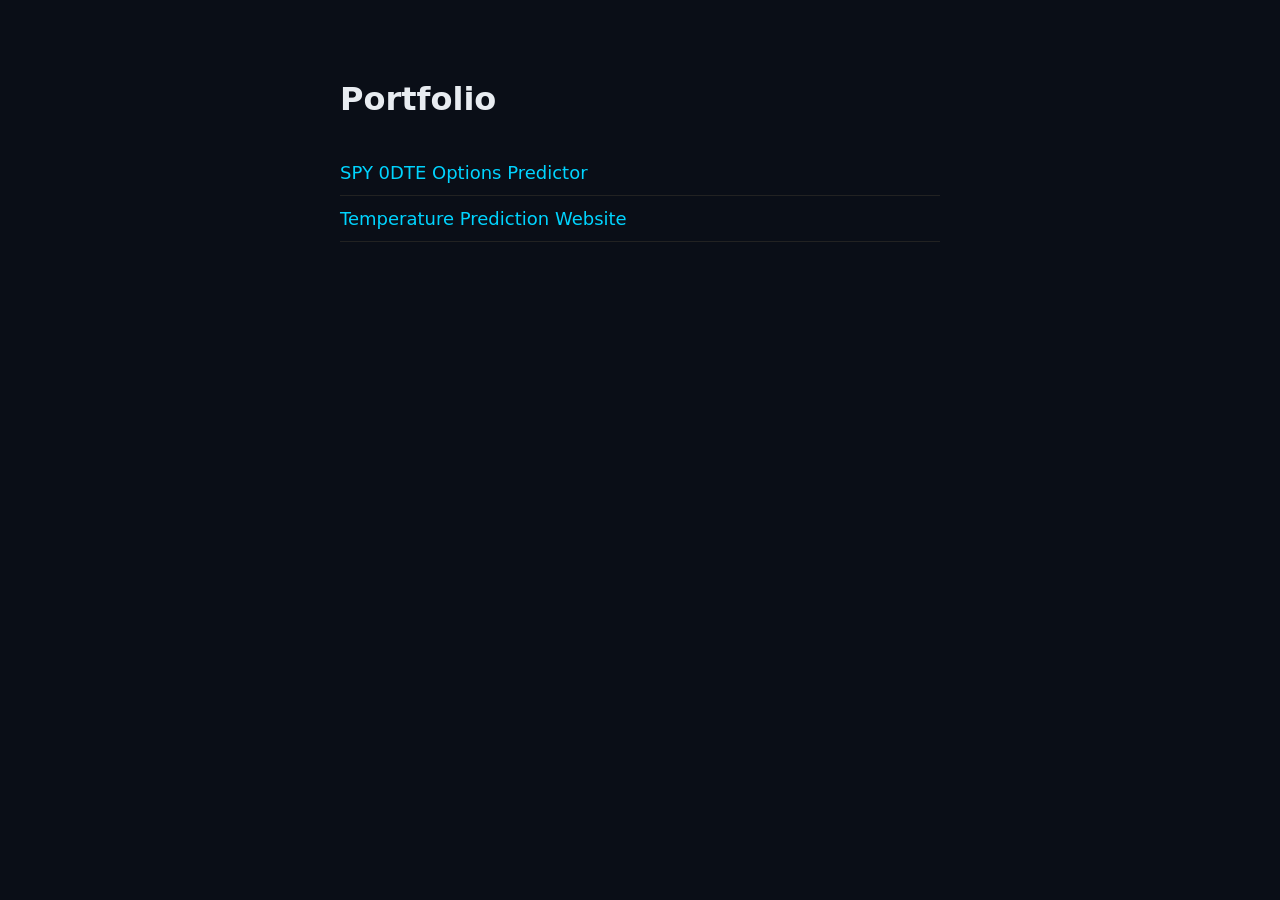
<file: index.html>
<!DOCTYPE html>
<html lang="en">
<head>
    <meta charset="UTF-8">
    <meta name="viewport" content="width=device-width, initial-scale=1.0">
    <title>Portfolio</title>
    <style>
        body { font-family: system-ui, sans-serif; max-width: 600px; margin: 80px auto; padding: 0 20px; background: #0a0e17; color: #e8ecf1; }
        h1 { margin-bottom: 32px; }
        a { color: #00d4ff; text-decoration: none; font-size: 18px; display: block; padding: 12px 0; border-bottom: 1px solid #222; }
        a:hover { color: #fff; }
    </style>
</head>
<body>
    <h1>Portfolio</h1>
    <a href="spy-price-predictor/">SPY 0DTE Options Predictor</a>
    <a href="temperature-prediction-website/">Temperature Prediction Website</a>
</body>
</html>
</file>
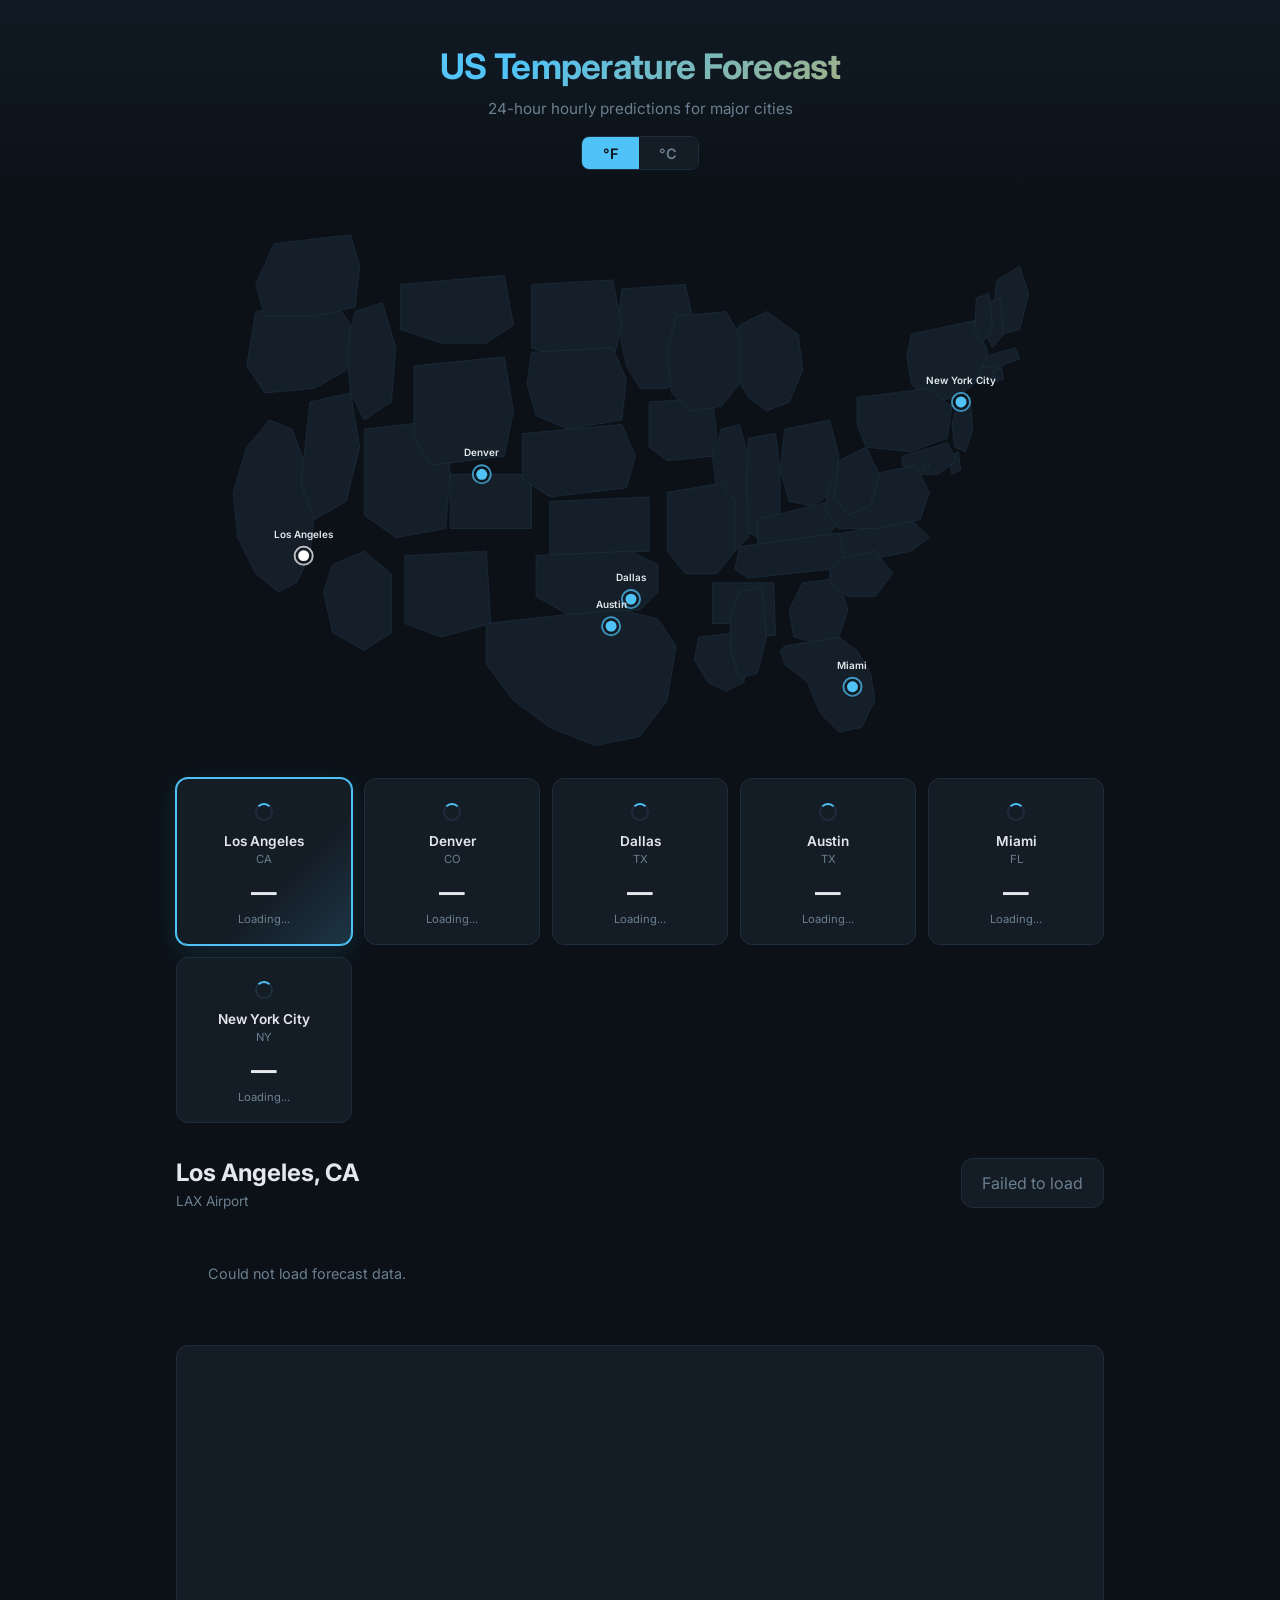
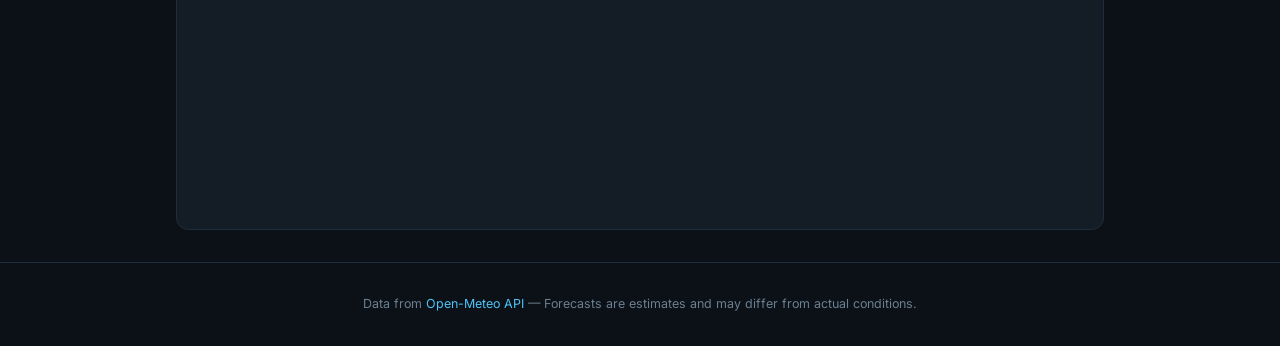
<file: temperature-prediction-website/index.html>
<!DOCTYPE html>
<html lang="en">
<head>
    <meta charset="UTF-8">
    <meta name="viewport" content="width=device-width, initial-scale=1.0">
    <title>US Temperature Forecast</title>
    <link rel="preconnect" href="https://fonts.googleapis.com">
    <link rel="preconnect" href="https://fonts.gstatic.com" crossorigin>
    <link href="https://fonts.googleapis.com/css2?family=Inter:wght@400;500;600;700&display=swap" rel="stylesheet">
    <link rel="stylesheet" href="styles.css">
</head>
<body>

    <header>
        <h1>US Temperature Forecast</h1>
        <p class="subtitle">24-hour hourly predictions for major cities</p>
        <div class="unit-toggle">
            <button id="btn-f" class="unit-btn active">&deg;F</button>
            <button id="btn-c" class="unit-btn">&deg;C</button>
        </div>
    </header>

    <section class="map-section">
        <svg id="us-map" viewBox="0 0 960 620" preserveAspectRatio="xMidYMid meet">
            <defs>
                <radialGradient id="glow-pulse" cx="50%" cy="50%" r="50%">
                    <stop offset="0%" stop-color="var(--accent)" stop-opacity="0.6"/>
                    <stop offset="100%" stop-color="var(--accent)" stop-opacity="0"/>
                </radialGradient>
                <filter id="drop-shadow" x="-50%" y="-50%" width="200%" height="200%">
                    <feDropShadow dx="0" dy="2" stdDeviation="3" flood-color="#000" flood-opacity="0.5"/>
                </filter>
            </defs>
            <g id="state-paths"></g>
            <g id="city-markers"></g>
        </svg>
    </section>

    <section id="city-cards" class="city-cards"></section>

    <section id="detail-panel" class="detail-panel hidden">
        <div class="detail-header">
            <div>
                <h2 id="detail-city-name"></h2>
                <p id="detail-city-label" class="detail-label"></p>
            </div>
            <div id="detail-current" class="detail-current"></div>
        </div>
        <div class="hourly-scroll-wrapper">
            <div id="hourly-cards" class="hourly-cards"></div>
        </div>
        <div class="chart-wrapper">
            <canvas id="hourly-chart"></canvas>
        </div>
    </section>

    <footer>
        <p>Data from <a href="https://open-meteo.com/" target="_blank" rel="noopener">Open-Meteo API</a> &mdash; Forecasts are estimates and may differ from actual conditions.</p>
    </footer>

    <script src="us-states-paths.js"></script>
    <script src="cities-data.js"></script>
    <script src="app.js"></script>
</body>
</html>
</file>
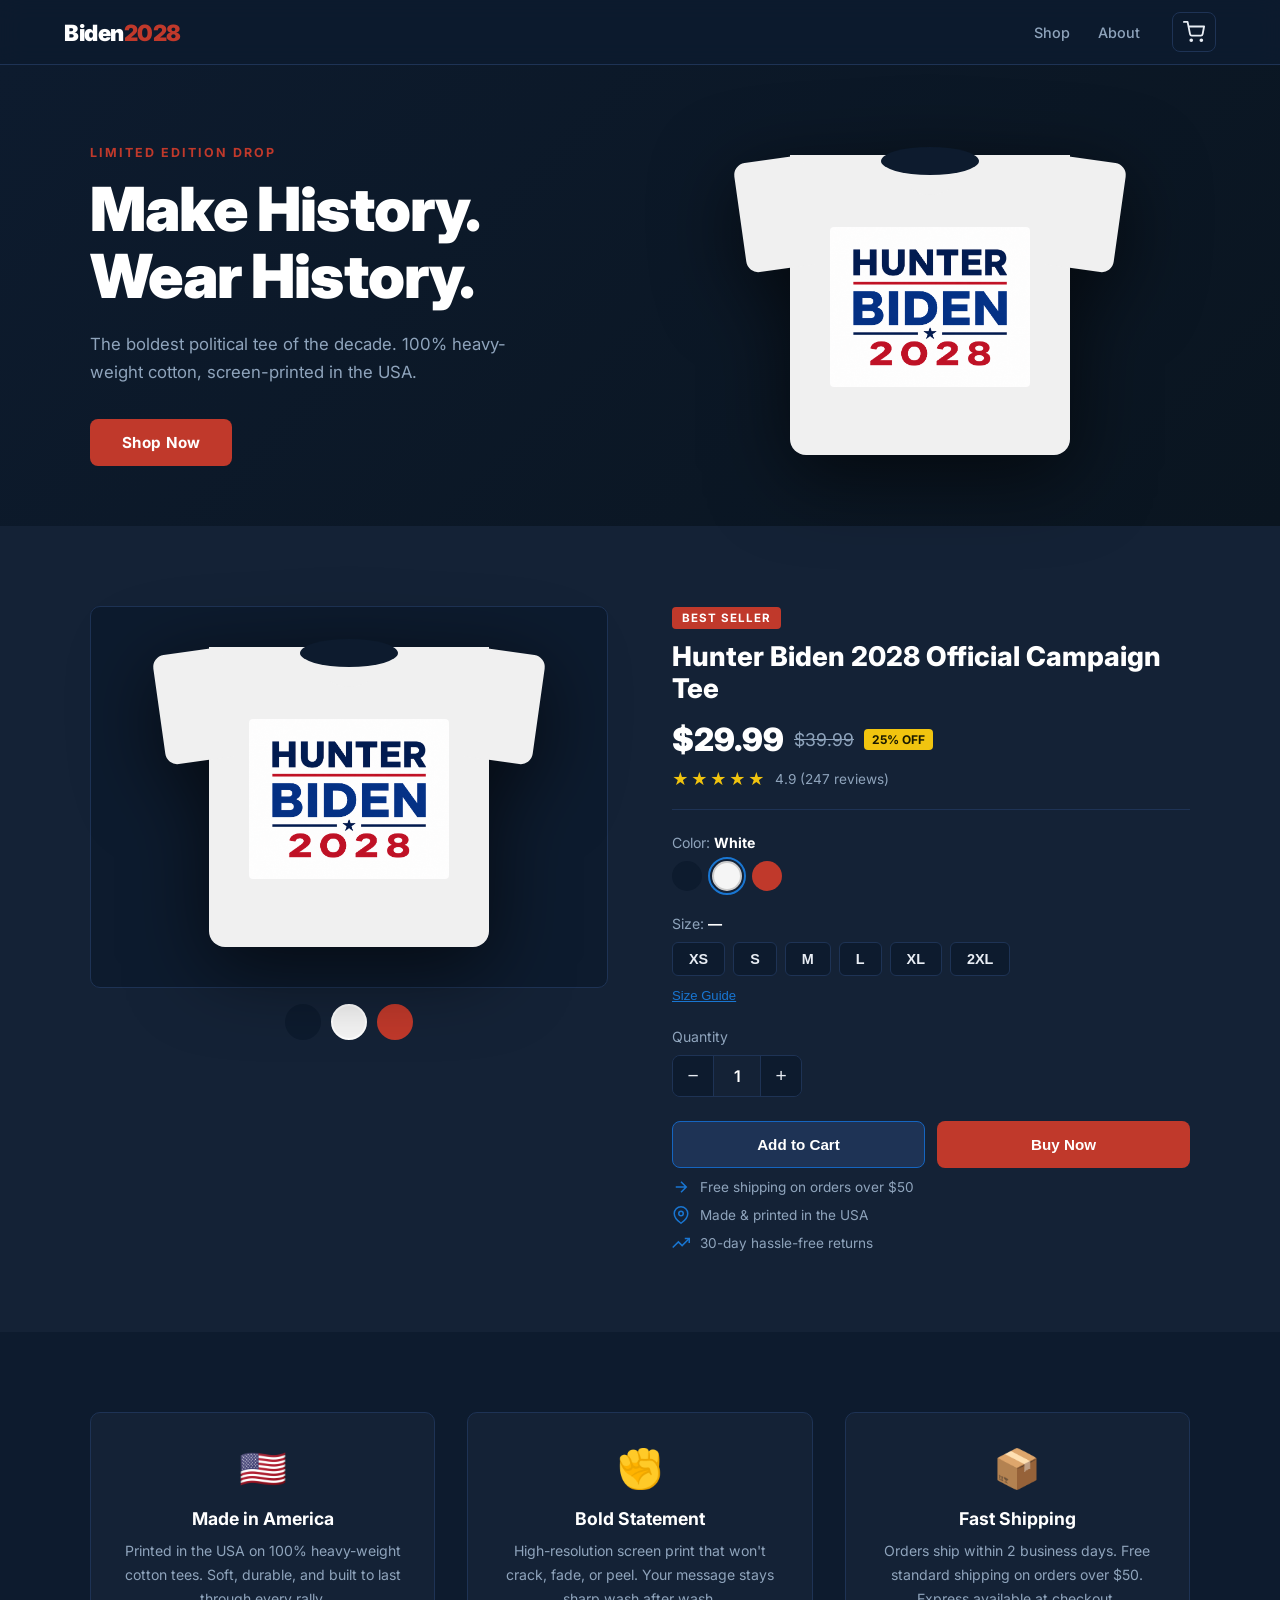
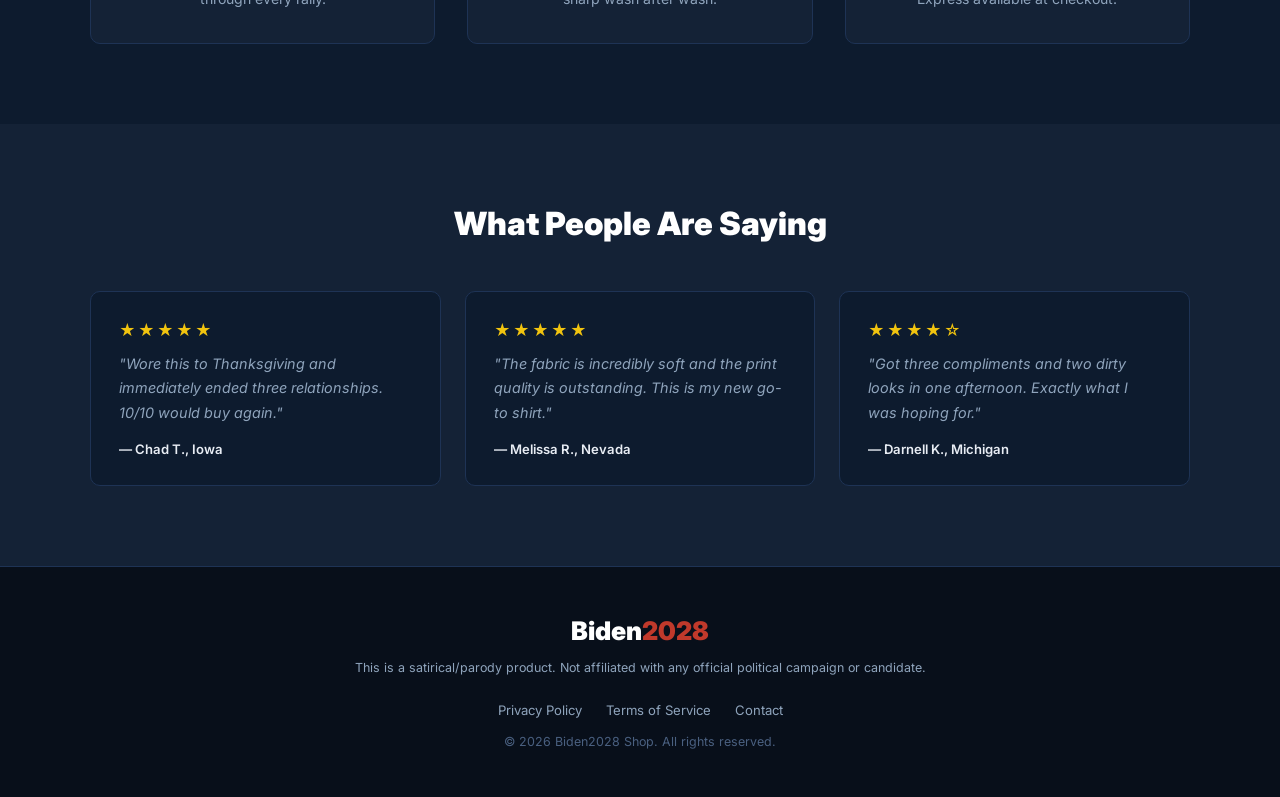
<file: tshirt-shop/index.html>
<!DOCTYPE html>
<html lang="en">
<head>
  <meta charset="UTF-8" />
  <meta name="viewport" content="width=device-width, initial-scale=1.0" />
  <title>Hunter Biden 2028 — Official Tee</title>
  <link rel="preconnect" href="https://fonts.googleapis.com" />
  <link rel="preconnect" href="https://fonts.gstatic.com" crossorigin />
  <link href="https://fonts.googleapis.com/css2?family=Inter:wght@400;500;600;700;900&display=swap" rel="stylesheet" />
  <link rel="stylesheet" href="styles.css" />
</head>
<body>

  <!-- HEADER -->
  <header class="site-header">
    <div class="header-inner">
      <div class="logo">Biden<span>2028</span></div>
      <nav class="header-nav">
        <a href="#product">Shop</a>
        <a href="#about">About</a>
      </nav>
      <button class="cart-btn" id="cartBtn" aria-label="Open cart">
        <svg width="22" height="22" viewBox="0 0 24 24" fill="none" stroke="currentColor" stroke-width="2" stroke-linecap="round" stroke-linejoin="round"><circle cx="9" cy="21" r="1"/><circle cx="20" cy="21" r="1"/><path d="M1 1h4l2.68 13.39a2 2 0 0 0 2 1.61h9.72a2 2 0 0 0 2-1.61L23 6H6"/></svg>
        <span class="cart-count" id="cartCount">0</span>
      </button>
    </div>
  </header>

  <!-- HERO -->
  <section class="hero">
    <div class="hero-inner">
      <div class="hero-text">
        <p class="hero-eyebrow">Limited Edition Drop</p>
        <h1>Make History.<br />Wear History.</h1>
        <p class="hero-sub">The boldest political tee of the decade. 100% heavy-weight cotton, screen-printed in the USA.</p>
        <a href="#product" class="btn-primary">Shop Now</a>
      </div>
      <div class="hero-visual">
        <div class="tshirt-mockup">
          <div class="shirt-body">
            <div class="shirt-collar"></div>
            <div class="shirt-sleeve shirt-sleeve--left"></div>
            <div class="shirt-sleeve shirt-sleeve--right"></div>
            <div class="shirt-front">
              <img src="design.png" alt="Hunter Biden 2028 design" class="shirt-design" />
            </div>
          </div>
        </div>
      </div>
    </div>
  </section>

  <!-- PRODUCT -->
  <section class="product-section" id="product">
    <div class="product-inner">

      <!-- Gallery -->
      <div class="product-gallery">
        <div class="gallery-main">
          <div class="gallery-tshirt">
            <div class="shirt-body" id="shirtPreview">
              <div class="shirt-collar"></div>
              <div class="shirt-sleeve shirt-sleeve--left"></div>
              <div class="shirt-sleeve shirt-sleeve--right"></div>
              <div class="shirt-front">
                <img src="design.png" alt="Hunter Biden 2028 design" class="shirt-design" />
              </div>
            </div>
          </div>
        </div>
        <div class="gallery-thumbs">
          <button class="thumb" data-color="navy" style="background:#0d1b2e" aria-label="Navy"></button>
          <button class="thumb active" data-color="white" style="background:#f5f5f5" aria-label="White"></button>
          <button class="thumb" data-color="red" style="background:#c0392b" aria-label="Red"></button>
        </div>
      </div>

      <!-- Info -->
      <div class="product-info">
        <p class="product-badge">Best Seller</p>
        <h2 class="product-title">Hunter Biden 2028 Official Campaign Tee</h2>
        <div class="product-price">
          <span class="price-current">$29.99</span>
          <span class="price-original">$39.99</span>
          <span class="price-badge">25% OFF</span>
        </div>

        <div class="product-rating">
          <span class="stars">★★★★★</span>
          <span class="rating-count">4.9 (247 reviews)</span>
        </div>

        <div class="product-divider"></div>

        <!-- Color -->
        <div class="option-group">
          <label class="option-label">Color: <strong id="colorLabel">White</strong></label>
          <div class="color-swatches">
            <button class="swatch" data-color="navy" data-name="Navy" style="background:#0d1b2e" aria-label="Navy"></button>
            <button class="swatch active" data-color="white" data-name="White" style="background:#f5f5f5; border-color:#ccc" aria-label="White"></button>
            <button class="swatch" data-color="red" data-name="Red" style="background:#c0392b" aria-label="Red"></button>
          </div>
        </div>

        <!-- Size -->
        <div class="option-group">
          <label class="option-label">Size: <strong id="sizeLabel">—</strong></label>
          <div class="size-grid">
            <button class="size-btn" data-size="XS">XS</button>
            <button class="size-btn" data-size="S">S</button>
            <button class="size-btn" data-size="M">M</button>
            <button class="size-btn" data-size="L">L</button>
            <button class="size-btn" data-size="XL">XL</button>
            <button class="size-btn" data-size="2XL">2XL</button>
          </div>
          <button class="size-guide-link" id="sizeGuideBtn">Size Guide</button>
        </div>

        <!-- Quantity -->
        <div class="option-group">
          <label class="option-label">Quantity</label>
          <div class="qty-control">
            <button class="qty-btn" id="qtyMinus" aria-label="Decrease">−</button>
            <span class="qty-value" id="qtyValue">1</span>
            <button class="qty-btn" id="qtyPlus" aria-label="Increase">+</button>
          </div>
        </div>

        <!-- Actions -->
        <div class="product-actions">
          <button class="btn-add-cart" id="addToCartBtn">Add to Cart</button>
          <button class="btn-buy-now" id="buyNowBtn">Buy Now</button>
        </div>

        <p class="size-error" id="sizeError">Please select a size before adding to cart.</p>

        <!-- Perks -->
        <ul class="perks-list">
          <li>
            <svg width="18" height="18" viewBox="0 0 24 24" fill="none" stroke="currentColor" stroke-width="2"><path d="M5 12h14M12 5l7 7-7 7"/></svg>
            Free shipping on orders over $50
          </li>
          <li>
            <svg width="18" height="18" viewBox="0 0 24 24" fill="none" stroke="currentColor" stroke-width="2"><path d="M21 10c0 7-9 13-9 13s-9-6-9-13a9 9 0 0 1 18 0z"/><circle cx="12" cy="10" r="3"/></svg>
            Made &amp; printed in the USA
          </li>
          <li>
            <svg width="18" height="18" viewBox="0 0 24 24" fill="none" stroke="currentColor" stroke-width="2"><polyline points="23 6 13.5 15.5 8.5 10.5 1 18"/><polyline points="17 6 23 6 23 12"/></svg>
            30-day hassle-free returns
          </li>
        </ul>
      </div>
    </div>
  </section>

  <!-- FEATURES -->
  <section class="features-section">
    <div class="features-inner">
      <div class="feature-card">
        <div class="feature-icon">🇺🇸</div>
        <h3>Made in America</h3>
        <p>Printed in the USA on 100% heavy-weight cotton tees. Soft, durable, and built to last through every rally.</p>
      </div>
      <div class="feature-card">
        <div class="feature-icon">✊</div>
        <h3>Bold Statement</h3>
        <p>High-resolution screen print that won't crack, fade, or peel. Your message stays sharp wash after wash.</p>
      </div>
      <div class="feature-card">
        <div class="feature-icon">📦</div>
        <h3>Fast Shipping</h3>
        <p>Orders ship within 2 business days. Free standard shipping on orders over $50. Express available at checkout.</p>
      </div>
    </div>
  </section>

  <!-- REVIEWS -->
  <section class="reviews-section" id="about">
    <div class="reviews-inner">
      <h2 class="section-title">What People Are Saying</h2>
      <div class="reviews-grid">
        <div class="review-card">
          <div class="review-stars">★★★★★</div>
          <p>"Wore this to Thanksgiving and immediately ended three relationships. 10/10 would buy again."</p>
          <div class="reviewer">— Chad T., Iowa</div>
        </div>
        <div class="review-card">
          <div class="review-stars">★★★★★</div>
          <p>"The fabric is incredibly soft and the print quality is outstanding. This is my new go-to shirt."</p>
          <div class="reviewer">— Melissa R., Nevada</div>
        </div>
        <div class="review-card">
          <div class="review-stars">★★★★☆</div>
          <p>"Got three compliments and two dirty looks in one afternoon. Exactly what I was hoping for."</p>
          <div class="reviewer">— Darnell K., Michigan</div>
        </div>
      </div>
    </div>
  </section>

  <!-- FOOTER -->
  <footer class="site-footer">
    <div class="footer-inner">
      <div class="footer-logo">Biden<span>2028</span></div>
      <p class="footer-disclaimer">This is a satirical/parody product. Not affiliated with any official political campaign or candidate.</p>
      <div class="footer-links">
        <a href="#">Privacy Policy</a>
        <a href="#">Terms of Service</a>
        <a href="#">Contact</a>
      </div>
      <p class="footer-copy">&copy; 2026 Biden2028 Shop. All rights reserved.</p>
    </div>
  </footer>

  <!-- CART DRAWER -->
  <div class="cart-overlay" id="cartOverlay"></div>
  <aside class="cart-drawer" id="cartDrawer" aria-label="Shopping cart">
    <div class="cart-header">
      <h2>Your Cart</h2>
      <button class="cart-close" id="cartClose" aria-label="Close cart">✕</button>
    </div>
    <div class="cart-body" id="cartBody">
      <div class="cart-empty" id="cartEmpty">
        <p>Your cart is empty.</p>
        <button class="btn-primary" onclick="closeCart()">Continue Shopping</button>
      </div>
      <ul class="cart-items" id="cartItems"></ul>
    </div>
    <div class="cart-footer" id="cartFooter" style="display:none">
      <div class="cart-subtotal">
        <span>Subtotal</span>
        <span id="cartSubtotal">$0.00</span>
      </div>
      <p class="cart-shipping-note">Shipping &amp; taxes calculated at checkout</p>
      <button class="btn-checkout" id="checkoutBtn">Proceed to Checkout</button>
    </div>
  </aside>

  <!-- SIZE GUIDE MODAL -->
  <div class="modal-overlay" id="sizeModalOverlay"></div>
  <div class="modal" id="sizeModal" role="dialog" aria-modal="true" aria-label="Size guide">
    <div class="modal-header">
      <h2>Size Guide</h2>
      <button class="modal-close" id="sizeModalClose" aria-label="Close">✕</button>
    </div>
    <div class="modal-body">
      <table class="size-table">
        <thead>
          <tr><th>Size</th><th>Chest (in)</th><th>Length (in)</th><th>Sleeve (in)</th></tr>
        </thead>
        <tbody>
          <tr><td>XS</td><td>32–34</td><td>27</td><td>8</td></tr>
          <tr><td>S</td><td>35–37</td><td>28</td><td>8.5</td></tr>
          <tr><td>M</td><td>38–40</td><td>29</td><td>9</td></tr>
          <tr><td>L</td><td>41–43</td><td>30</td><td>9.5</td></tr>
          <tr><td>XL</td><td>44–46</td><td>31</td><td>10</td></tr>
          <tr><td>2XL</td><td>47–49</td><td>32</td><td>10.5</td></tr>
        </tbody>
      </table>
      <p class="size-note">Measurements are in inches. For a looser fit, size up.</p>
    </div>
  </div>

  <!-- CHECKOUT MODAL -->
  <div class="modal-overlay" id="checkoutOverlay"></div>
  <div class="modal modal--checkout" id="checkoutModal" role="dialog" aria-modal="true" aria-label="Checkout">
    <div class="modal-header">
      <h2>Checkout</h2>
      <button class="modal-close" id="checkoutModalClose" aria-label="Close">✕</button>
    </div>
    <div class="modal-body" id="checkoutBody">
      <form class="checkout-form" id="checkoutForm" novalidate>
        <fieldset>
          <legend>Contact</legend>
          <div class="form-row">
            <div class="form-group">
              <label for="firstName">First Name</label>
              <input type="text" id="firstName" placeholder="Hunter" required />
            </div>
            <div class="form-group">
              <label for="lastName">Last Name</label>
              <input type="text" id="lastName" placeholder="Biden" required />
            </div>
          </div>
          <div class="form-group">
            <label for="email">Email</label>
            <input type="email" id="email" placeholder="hunter@biden2028.com" required />
          </div>
        </fieldset>
        <fieldset>
          <legend>Shipping Address</legend>
          <div class="form-group">
            <label for="address">Street Address</label>
            <input type="text" id="address" placeholder="1600 Pennsylvania Ave" required />
          </div>
          <div class="form-row">
            <div class="form-group">
              <label for="city">City</label>
              <input type="text" id="city" placeholder="Washington" required />
            </div>
            <div class="form-group form-group--sm">
              <label for="state">State</label>
              <input type="text" id="state" placeholder="DC" maxlength="2" required />
            </div>
            <div class="form-group form-group--sm">
              <label for="zip">ZIP</label>
              <input type="text" id="zip" placeholder="20500" maxlength="5" required />
            </div>
          </div>
        </fieldset>
        <fieldset>
          <legend>Payment</legend>
          <div class="form-group">
            <label for="cardNumber">Card Number</label>
            <input type="text" id="cardNumber" placeholder="4242 4242 4242 4242" maxlength="19" required />
          </div>
          <div class="form-row">
            <div class="form-group">
              <label for="expiry">Expiry</label>
              <input type="text" id="expiry" placeholder="MM/YY" maxlength="5" required />
            </div>
            <div class="form-group form-group--sm">
              <label for="cvv">CVV</label>
              <input type="text" id="cvv" placeholder="123" maxlength="4" required />
            </div>
          </div>
        </fieldset>
        <div class="checkout-summary">
          <div class="checkout-total">
            <span>Order Total</span>
            <strong id="checkoutTotal">$0.00</strong>
          </div>
        </div>
        <button type="submit" class="btn-checkout">Place Order</button>
      </form>
    </div>
  </div>

  <!-- ORDER SUCCESS -->
  <div class="modal-overlay" id="successOverlay"></div>
  <div class="modal modal--success" id="successModal" role="dialog" aria-modal="true">
    <div class="modal-body success-body">
      <div class="success-icon">🎉</div>
      <h2>Order Confirmed!</h2>
      <p>Thanks for your purchase. Your Hunter Biden 2028 tee is on its way.</p>
      <p class="success-sub">A confirmation email has been sent to <strong id="successEmail"></strong>.</p>
      <button class="btn-primary" id="successClose">Keep Shopping</button>
    </div>
  </div>

  <script src="app.js"></script>
</body>
</html>
</file>
<file: temperature-prediction-website/styles.css>
/* ── Reset & Variables ──────────────────────────────── */
*, *::before, *::after { margin: 0; padding: 0; box-sizing: border-box; }

:root {
    --bg:          #0b1117;
    --bg-card:     #141c25;
    --bg-card-alt: #1a2530;
    --accent:      #4fc3f7;
    --accent-dim:  rgba(79,195,247,0.15);
    --hot:         #ef5350;
    --warm:        #ff9800;
    --mild:        #66bb6a;
    --cool:        #42a5f5;
    --cold:        #90caf9;
    --freezing:    #e1f5fe;
    --text:        #e4e8ec;
    --text-muted:  #6b7f90;
    --border:      #1e2d3d;
    --font:        'Inter', system-ui, -apple-system, sans-serif;
}

html { font-size: 16px; scroll-behavior: smooth; }

body {
    font-family: var(--font);
    background: var(--bg);
    color: var(--text);
    line-height: 1.5;
    min-height: 100vh;
    overflow-x: hidden;
}

a { color: var(--accent); text-decoration: none; }
a:hover { text-decoration: underline; }

/* ── Header ────────────────────────────────────────── */
header {
    text-align: center;
    padding: 2.5rem 1rem 1.5rem;
    position: relative;
    background: linear-gradient(180deg, #111a24 0%, var(--bg) 100%);
}

header h1 {
    font-size: 2.2rem;
    font-weight: 700;
    letter-spacing: -0.02em;
    background: linear-gradient(135deg, #81d4fa 0%, #4fc3f7 40%, #ff9800 100%);
    -webkit-background-clip: text;
    background-clip: text;
    -webkit-text-fill-color: transparent;
}

.subtitle {
    color: var(--text-muted);
    font-size: 0.95rem;
    margin-top: 0.3rem;
    font-weight: 400;
}

.unit-toggle {
    display: inline-flex;
    margin-top: 1rem;
    border: 1px solid var(--border);
    border-radius: 8px;
    overflow: hidden;
}

.unit-btn {
    background: var(--bg-card);
    color: var(--text-muted);
    border: none;
    padding: 0.45rem 1.3rem;
    font-size: 0.9rem;
    font-weight: 600;
    font-family: var(--font);
    cursor: pointer;
    transition: background 0.2s, color 0.2s;
}

.unit-btn.active {
    background: var(--accent);
    color: #0b1117;
}

.unit-btn:hover:not(.active) {
    background: var(--bg-card-alt);
    color: var(--text);
}

/* ── Map ───────────────────────────────────────────── */
.map-section {
    max-width: 900px;
    margin: 0 auto;
    padding: 0 1rem;
}

#us-map {
    width: 100%;
    height: auto;
    display: block;
}

#state-paths path {
    fill: #151f2a;
    stroke: #1e2d3d;
    stroke-width: 0.8;
    transition: fill 0.3s;
}

/* City markers on map */
.city-dot {
    cursor: pointer;
    transition: transform 0.2s;
}

.city-dot:hover {
    transform: scale(1.15);
}

.city-dot-ring {
    fill: none;
    stroke: var(--accent);
    stroke-width: 2;
    opacity: 0.5;
}

.city-dot-ring.pulse {
    animation: ring-pulse 2s ease-out infinite;
}

@keyframes ring-pulse {
    0%   { r: 10; opacity: 0.6; }
    100% { r: 22; opacity: 0; }
}

.city-dot-inner {
    fill: var(--accent);
    filter: url(#drop-shadow);
}

.city-dot-label {
    fill: var(--text);
    font-size: 11px;
    font-weight: 600;
    font-family: var(--font);
    text-anchor: middle;
    pointer-events: none;
}

.city-dot-temp {
    fill: var(--text);
    font-size: 13px;
    font-weight: 700;
    font-family: var(--font);
    text-anchor: middle;
    pointer-events: none;
}

.city-dot.selected .city-dot-inner {
    fill: #fff;
}

.city-dot.selected .city-dot-ring {
    stroke: #fff;
}

/* ── City Summary Cards ────────────────────────────── */
.city-cards {
    display: grid;
    grid-template-columns: repeat(auto-fit, minmax(150px, 1fr));
    gap: 0.75rem;
    max-width: 960px;
    margin: 1.5rem auto;
    padding: 0 1rem;
}

.city-card {
    background: var(--bg-card);
    border: 1px solid var(--border);
    border-radius: 12px;
    padding: 1rem;
    text-align: center;
    cursor: pointer;
    transition: transform 0.2s, border-color 0.25s, box-shadow 0.25s;
    position: relative;
    overflow: hidden;
}

.city-card::before {
    content: '';
    position: absolute;
    inset: 0;
    background: linear-gradient(135deg, transparent 60%, var(--accent-dim));
    opacity: 0;
    transition: opacity 0.25s;
}

.city-card:hover::before,
.city-card.active::before {
    opacity: 1;
}

.city-card:hover {
    transform: translateY(-3px);
    border-color: var(--accent);
    box-shadow: 0 6px 24px rgba(79,195,247,0.1);
}

.city-card.active {
    border-color: var(--accent);
    box-shadow: 0 0 0 1px var(--accent), 0 6px 24px rgba(79,195,247,0.15);
}

.city-card .cc-icon {
    font-size: 1.8rem;
    line-height: 1;
    position: relative;
}

.city-card .cc-name {
    font-size: 0.85rem;
    font-weight: 600;
    margin-top: 0.4rem;
    position: relative;
}

.city-card .cc-state {
    font-size: 0.7rem;
    color: var(--text-muted);
    position: relative;
}

.city-card .cc-temp {
    font-size: 1.6rem;
    font-weight: 700;
    margin-top: 0.3rem;
    position: relative;
}

.city-card .cc-desc {
    font-size: 0.7rem;
    color: var(--text-muted);
    position: relative;
}

/* Temp color classes */
.t-hot      { color: var(--hot); }
.t-warm     { color: var(--warm); }
.t-mild     { color: var(--mild); }
.t-cool     { color: var(--cool); }
.t-cold     { color: var(--cold); }
.t-freezing { color: var(--freezing); }

/* ── Detail Panel ──────────────────────────────────── */
.detail-panel {
    max-width: 960px;
    margin: 2rem auto;
    padding: 0 1rem;
}

.detail-panel.hidden { display: none; }

.detail-header {
    display: flex;
    justify-content: space-between;
    align-items: center;
    flex-wrap: wrap;
    gap: 1rem;
    margin-bottom: 1.25rem;
}

.detail-header h2 {
    font-size: 1.5rem;
    font-weight: 700;
    color: var(--text);
}

.detail-label {
    color: var(--text-muted);
    font-size: 0.85rem;
}

.detail-current {
    display: flex;
    align-items: center;
    gap: 0.75rem;
    background: var(--bg-card);
    border: 1px solid var(--border);
    border-radius: 12px;
    padding: 0.75rem 1.25rem;
}

.detail-current .dc-icon { font-size: 2rem; }
.detail-current .dc-temp {
    font-size: 2rem;
    font-weight: 700;
}
.detail-current .dc-meta {
    font-size: 0.8rem;
    color: var(--text-muted);
    line-height: 1.4;
}

/* ── Hourly Cards (horizontal scroll) ──────────────── */
.hourly-scroll-wrapper {
    overflow-x: auto;
    margin: 0 -1rem;
    padding: 0 1rem;
    scrollbar-width: thin;
    scrollbar-color: var(--border) transparent;
}

.hourly-scroll-wrapper::-webkit-scrollbar {
    height: 6px;
}
.hourly-scroll-wrapper::-webkit-scrollbar-track {
    background: transparent;
}
.hourly-scroll-wrapper::-webkit-scrollbar-thumb {
    background: var(--border);
    border-radius: 3px;
}

.hourly-cards {
    display: flex;
    gap: 0.5rem;
    padding-bottom: 0.5rem;
    min-width: min-content;
}

.hourly-card {
    flex: 0 0 68px;
    background: var(--bg-card);
    border: 1px solid var(--border);
    border-radius: 10px;
    padding: 0.6rem 0.35rem;
    text-align: center;
    transition: border-color 0.2s;
}

.hourly-card.now {
    border-color: var(--accent);
    background: var(--bg-card-alt);
}

.hourly-card .hc-time {
    font-size: 0.7rem;
    color: var(--text-muted);
    font-weight: 500;
}

.hourly-card .hc-icon {
    font-size: 1.3rem;
    margin: 0.2rem 0;
}

.hourly-card .hc-temp {
    font-size: 0.95rem;
    font-weight: 700;
}

.hourly-card .hc-precip {
    font-size: 0.6rem;
    color: var(--cool);
    margin-top: 0.15rem;
}

/* ── Chart ─────────────────────────────────────────── */
.chart-wrapper {
    background: var(--bg-card);
    border: 1px solid var(--border);
    border-radius: 12px;
    padding: 1.25rem;
    margin-top: 1.25rem;
    overflow-x: auto;
}

canvas {
    width: 100% !important;
    height: auto !important;
    display: block;
}

/* ── Loading ───────────────────────────────────────── */
.spinner {
    display: inline-block;
    width: 18px;
    height: 18px;
    border: 2.5px solid var(--border);
    border-top-color: var(--accent);
    border-radius: 50%;
    animation: spin 0.7s linear infinite;
    vertical-align: middle;
}

@keyframes spin { to { transform: rotate(360deg); } }

.loading-msg {
    text-align: center;
    color: var(--text-muted);
    padding: 2rem;
    font-size: 0.9rem;
}

/* ── Footer ────────────────────────────────────────── */
footer {
    text-align: center;
    padding: 2rem 1rem;
    border-top: 1px solid var(--border);
    color: var(--text-muted);
    font-size: 0.78rem;
    margin-top: 2rem;
}

/* ── Responsive ────────────────────────────────────── */
@media (max-width: 768px) {
    header h1 { font-size: 1.5rem; }
    .city-cards { grid-template-columns: repeat(3, 1fr); gap: 0.5rem; }
    .city-card .cc-temp { font-size: 1.3rem; }
    .detail-header { flex-direction: column; align-items: flex-start; }
}

@media (max-width: 480px) {
    header h1 { font-size: 1.25rem; }
    .city-cards { grid-template-columns: repeat(2, 1fr); }
    .hourly-card { flex: 0 0 58px; }
}
</file>
<file: tshirt-shop/styles.css>
/* ============================================================
   BASE
   ============================================================ */
*, *::before, *::after { box-sizing: border-box; margin: 0; padding: 0; }

:root {
  --navy:    #0d1b2e;
  --navy-mid:#142236;
  --navy-lt: #1e3355;
  --red:     #c0392b;
  --red-lt:  #e74c3c;
  --blue:    #1565c0;
  --blue-lt: #1976d2;
  --white:   #ffffff;
  --offwhite:#f4f6f9;
  --text:    #e8edf4;
  --text-dim:#8fa4bc;
  --border:  #1e3355;
  --gold:    #f1c40f;
  --radius:  10px;
  --shadow:  0 4px 24px rgba(0,0,0,0.4);
}

html { scroll-behavior: smooth; }

body {
  font-family: 'Inter', sans-serif;
  background: var(--navy);
  color: var(--text);
  min-height: 100vh;
  overflow-x: hidden;
}

a { color: inherit; text-decoration: none; }

/* ============================================================
   HEADER
   ============================================================ */
.site-header {
  position: sticky;
  top: 0;
  z-index: 100;
  background: rgba(13,27,46,0.92);
  backdrop-filter: blur(12px);
  border-bottom: 1px solid var(--border);
}

.header-inner {
  max-width: 1200px;
  margin: 0 auto;
  padding: 0 24px;
  height: 64px;
  display: flex;
  align-items: center;
  gap: 32px;
}

.logo {
  font-size: 1.4rem;
  font-weight: 900;
  letter-spacing: -0.5px;
  color: var(--white);
}
.logo span { color: var(--red); }

.header-nav {
  display: flex;
  gap: 28px;
  margin-left: auto;
}
.header-nav a {
  font-size: 0.9rem;
  font-weight: 500;
  color: var(--text-dim);
  transition: color 0.2s;
}
.header-nav a:hover { color: var(--white); }

.cart-btn {
  position: relative;
  background: none;
  border: 1px solid var(--border);
  color: var(--text);
  padding: 8px 10px;
  border-radius: 8px;
  cursor: pointer;
  display: flex;
  align-items: center;
  transition: border-color 0.2s, background 0.2s;
}
.cart-btn:hover { background: var(--navy-lt); border-color: var(--blue); }

.cart-count {
  position: absolute;
  top: -6px;
  right: -6px;
  background: var(--red);
  color: #fff;
  font-size: 0.65rem;
  font-weight: 700;
  width: 18px;
  height: 18px;
  border-radius: 50%;
  display: flex;
  align-items: center;
  justify-content: center;
  opacity: 0;
  transform: scale(0.6);
  transition: opacity 0.2s, transform 0.2s;
}
.cart-count.visible { opacity: 1; transform: scale(1); }

/* ============================================================
   HERO
   ============================================================ */
.hero {
  padding: 80px 24px 60px;
  background: linear-gradient(135deg, var(--navy) 0%, #0a1520 100%);
}

.hero-inner {
  max-width: 1100px;
  margin: 0 auto;
  display: grid;
  grid-template-columns: 1fr 1fr;
  gap: 60px;
  align-items: center;
}

.hero-eyebrow {
  font-size: 0.78rem;
  font-weight: 700;
  letter-spacing: 2px;
  text-transform: uppercase;
  color: var(--red);
  margin-bottom: 16px;
}

.hero h1 {
  font-size: clamp(2.4rem, 5vw, 3.8rem);
  font-weight: 900;
  line-height: 1.1;
  letter-spacing: -1px;
  color: var(--white);
  margin-bottom: 20px;
}

.hero-sub {
  font-size: 1.05rem;
  color: var(--text-dim);
  line-height: 1.7;
  max-width: 440px;
  margin-bottom: 32px;
}

.btn-primary {
  display: inline-block;
  background: var(--red);
  color: #fff;
  font-size: 0.95rem;
  font-weight: 700;
  padding: 14px 32px;
  border-radius: 8px;
  border: none;
  cursor: pointer;
  transition: background 0.2s, transform 0.15s;
  letter-spacing: 0.3px;
}
.btn-primary:hover { background: var(--red-lt); transform: translateY(-1px); }

.hero-visual {
  display: flex;
  justify-content: center;
  align-items: center;
}

/* ============================================================
   T-SHIRT MOCKUP (shared)
   ============================================================ */
.tshirt-mockup, .gallery-tshirt {
  display: flex;
  align-items: center;
  justify-content: center;
}

.shirt-body {
  position: relative;
  width: 280px;
  height: 300px;
  background: #f0f0f0;
  border-radius: 0 0 16px 16px;
  transition: background 0.3s;
  filter: drop-shadow(0 20px 40px rgba(0,0,0,0.6));
}

.shirt-collar {
  position: absolute;
  top: 0;
  left: 50%;
  transform: translateX(-50%);
  width: 70px;
  height: 40px;
  background: inherit;
  border-radius: 0 0 40px 40px;
  z-index: 2;
}
.shirt-collar::before {
  content: '';
  position: absolute;
  top: -8px;
  left: -14px;
  width: 98px;
  height: 28px;
  background: var(--navy);
  border-radius: 50%;
}

.shirt-sleeve {
  position: absolute;
  top: 0;
  width: 70px;
  height: 110px;
  background: inherit;
  border-radius: 4px;
}
.shirt-sleeve--left {
  left: -58px;
  border-radius: 12px 4px 4px 12px;
  transform: rotate(-8deg);
  transform-origin: top right;
}
.shirt-sleeve--right {
  right: -58px;
  border-radius: 4px 12px 12px 4px;
  transform: rotate(8deg);
  transform-origin: top left;
}

.shirt-front {
  position: absolute;
  inset: 20px 16px 16px;
  display: flex;
  align-items: center;
  justify-content: center;
  overflow: hidden;
}

.shirt-design {
  width: 90%;
  max-width: 200px;
  object-fit: contain;
  border-radius: 4px;
}

/* ============================================================
   PRODUCT SECTION
   ============================================================ */
.product-section {
  padding: 80px 24px;
  background: var(--navy-mid);
}

.product-inner {
  max-width: 1100px;
  margin: 0 auto;
  display: grid;
  grid-template-columns: 1fr 1fr;
  gap: 64px;
  align-items: start;
}

.product-gallery {
  display: flex;
  flex-direction: column;
  gap: 16px;
  align-items: center;
}

.gallery-main {
  width: 100%;
  background: var(--navy);
  border-radius: var(--radius);
  border: 1px solid var(--border);
  padding: 40px;
  display: flex;
  align-items: center;
  justify-content: center;
  min-height: 380px;
}

.gallery-thumbs {
  display: flex;
  gap: 10px;
}

.thumb {
  width: 36px;
  height: 36px;
  border-radius: 50%;
  border: 2px solid transparent;
  cursor: pointer;
  transition: border-color 0.2s, transform 0.15s;
}
.thumb:hover { transform: scale(1.1); }
.thumb.active { border-color: var(--white); }

/* --- Product Info --- */
.product-badge {
  display: inline-block;
  background: var(--red);
  color: #fff;
  font-size: 0.72rem;
  font-weight: 700;
  letter-spacing: 1px;
  text-transform: uppercase;
  padding: 4px 10px;
  border-radius: 4px;
  margin-bottom: 12px;
}

.product-title {
  font-size: 1.7rem;
  font-weight: 800;
  line-height: 1.2;
  color: var(--white);
  margin-bottom: 14px;
}

.product-price {
  display: flex;
  align-items: center;
  gap: 10px;
  margin-bottom: 10px;
}
.price-current {
  font-size: 2rem;
  font-weight: 900;
  color: var(--white);
}
.price-original {
  font-size: 1.1rem;
  color: var(--text-dim);
  text-decoration: line-through;
}
.price-badge {
  background: var(--gold);
  color: #1a1a00;
  font-size: 0.75rem;
  font-weight: 700;
  padding: 3px 8px;
  border-radius: 4px;
}

.product-rating {
  display: flex;
  align-items: center;
  gap: 8px;
  margin-bottom: 20px;
}
.stars { color: var(--gold); font-size: 1rem; letter-spacing: 2px; }
.rating-count { font-size: 0.85rem; color: var(--text-dim); }

.product-divider {
  height: 1px;
  background: var(--border);
  margin-bottom: 24px;
}

/* Options */
.option-group { margin-bottom: 24px; }

.option-label {
  display: block;
  font-size: 0.88rem;
  color: var(--text-dim);
  margin-bottom: 10px;
}
.option-label strong { color: var(--white); }

.color-swatches { display: flex; gap: 10px; }

.swatch {
  width: 30px;
  height: 30px;
  border-radius: 50%;
  border: 2px solid transparent;
  cursor: pointer;
  transition: border-color 0.2s, transform 0.15s;
}
.swatch:hover { transform: scale(1.15); }
.swatch.active { border-color: var(--white); outline: 2px solid var(--blue-lt); outline-offset: 2px; }

.size-grid {
  display: flex;
  flex-wrap: wrap;
  gap: 8px;
  margin-bottom: 8px;
}

.size-btn {
  padding: 8px 16px;
  border: 1.5px solid var(--border);
  background: var(--navy);
  color: var(--text);
  border-radius: 6px;
  font-size: 0.9rem;
  font-weight: 600;
  cursor: pointer;
  transition: all 0.15s;
}
.size-btn:hover { border-color: var(--blue); background: var(--navy-lt); }
.size-btn.active {
  background: var(--blue);
  border-color: var(--blue);
  color: #fff;
}

.size-guide-link {
  background: none;
  border: none;
  color: var(--blue-lt);
  font-size: 0.82rem;
  cursor: pointer;
  text-decoration: underline;
  padding: 0;
}

.qty-control {
  display: flex;
  align-items: center;
  gap: 0;
  width: fit-content;
  border: 1.5px solid var(--border);
  border-radius: 8px;
  overflow: hidden;
}

.qty-btn {
  background: var(--navy);
  border: none;
  color: var(--text);
  font-size: 1.2rem;
  width: 40px;
  height: 40px;
  cursor: pointer;
  transition: background 0.15s;
  display: flex;
  align-items: center;
  justify-content: center;
}
.qty-btn:hover { background: var(--navy-lt); }

.qty-value {
  width: 48px;
  text-align: center;
  font-size: 1rem;
  font-weight: 600;
  color: var(--white);
  background: var(--navy-mid);
  border-left: 1px solid var(--border);
  border-right: 1px solid var(--border);
  line-height: 40px;
}

/* Actions */
.product-actions {
  display: grid;
  grid-template-columns: 1fr 1fr;
  gap: 12px;
  margin-bottom: 10px;
}

.btn-add-cart {
  background: var(--navy-lt);
  color: var(--white);
  border: 1.5px solid var(--blue);
  font-size: 0.95rem;
  font-weight: 700;
  padding: 14px 20px;
  border-radius: 8px;
  cursor: pointer;
  transition: all 0.2s;
}
.btn-add-cart:hover { background: var(--blue); }

.btn-buy-now {
  background: var(--red);
  color: #fff;
  border: none;
  font-size: 0.95rem;
  font-weight: 700;
  padding: 14px 20px;
  border-radius: 8px;
  cursor: pointer;
  transition: background 0.2s, transform 0.15s;
}
.btn-buy-now:hover { background: var(--red-lt); transform: translateY(-1px); }

.size-error {
  color: #e74c3c;
  font-size: 0.82rem;
  margin-bottom: 16px;
  display: none;
}
.size-error.visible { display: block; }

/* Perks */
.perks-list {
  list-style: none;
  display: flex;
  flex-direction: column;
  gap: 10px;
  margin-top: 8px;
}
.perks-list li {
  display: flex;
  align-items: center;
  gap: 10px;
  font-size: 0.85rem;
  color: var(--text-dim);
}
.perks-list svg { flex-shrink: 0; color: var(--blue-lt); }

/* ============================================================
   FEATURES
   ============================================================ */
.features-section {
  padding: 80px 24px;
  background: var(--navy);
}

.features-inner {
  max-width: 1100px;
  margin: 0 auto;
  display: grid;
  grid-template-columns: repeat(3, 1fr);
  gap: 32px;
}

.feature-card {
  background: var(--navy-mid);
  border: 1px solid var(--border);
  border-radius: var(--radius);
  padding: 32px 28px;
  text-align: center;
  transition: border-color 0.2s, transform 0.2s;
}
.feature-card:hover { border-color: var(--blue); transform: translateY(-4px); }

.feature-icon { font-size: 2.4rem; margin-bottom: 16px; }
.feature-card h3 { font-size: 1.1rem; font-weight: 700; color: var(--white); margin-bottom: 10px; }
.feature-card p { font-size: 0.88rem; color: var(--text-dim); line-height: 1.7; }

/* ============================================================
   REVIEWS
   ============================================================ */
.reviews-section {
  padding: 80px 24px;
  background: var(--navy-mid);
}

.reviews-inner { max-width: 1100px; margin: 0 auto; }

.section-title {
  font-size: 2rem;
  font-weight: 900;
  color: var(--white);
  text-align: center;
  margin-bottom: 48px;
}

.reviews-grid {
  display: grid;
  grid-template-columns: repeat(3, 1fr);
  gap: 24px;
}

.review-card {
  background: var(--navy);
  border: 1px solid var(--border);
  border-radius: var(--radius);
  padding: 28px;
  transition: border-color 0.2s;
}
.review-card:hover { border-color: var(--blue-lt); }

.review-stars { color: var(--gold); font-size: 1rem; margin-bottom: 12px; letter-spacing: 2px; }
.review-card p { font-size: 0.9rem; color: var(--text-dim); line-height: 1.7; margin-bottom: 16px; font-style: italic; }
.reviewer { font-size: 0.82rem; font-weight: 600; color: var(--text); }

/* ============================================================
   FOOTER
   ============================================================ */
.site-footer {
  background: #080f1a;
  border-top: 1px solid var(--border);
  padding: 48px 24px;
  text-align: center;
}

.footer-inner { max-width: 800px; margin: 0 auto; }

.footer-logo {
  font-size: 1.6rem;
  font-weight: 900;
  color: var(--white);
  margin-bottom: 12px;
}
.footer-logo span { color: var(--red); }

.footer-disclaimer {
  font-size: 0.78rem;
  color: var(--text-dim);
  margin-bottom: 24px;
  line-height: 1.6;
}

.footer-links {
  display: flex;
  justify-content: center;
  gap: 24px;
  margin-bottom: 16px;
}
.footer-links a { font-size: 0.82rem; color: var(--text-dim); transition: color 0.2s; }
.footer-links a:hover { color: var(--white); }

.footer-copy { font-size: 0.78rem; color: #4a6080; }

/* ============================================================
   CART DRAWER
   ============================================================ */
.cart-overlay {
  position: fixed;
  inset: 0;
  background: rgba(0,0,0,0.55);
  z-index: 200;
  opacity: 0;
  pointer-events: none;
  transition: opacity 0.3s;
}
.cart-overlay.open { opacity: 1; pointer-events: all; }

.cart-drawer {
  position: fixed;
  top: 0;
  right: 0;
  bottom: 0;
  width: 380px;
  max-width: 100vw;
  background: var(--navy-mid);
  border-left: 1px solid var(--border);
  z-index: 201;
  display: flex;
  flex-direction: column;
  transform: translateX(100%);
  transition: transform 0.3s cubic-bezier(0.4,0,0.2,1);
}
.cart-drawer.open { transform: translateX(0); }

.cart-header {
  display: flex;
  align-items: center;
  justify-content: space-between;
  padding: 20px 24px;
  border-bottom: 1px solid var(--border);
}
.cart-header h2 { font-size: 1.1rem; font-weight: 700; }

.cart-close {
  background: none;
  border: none;
  color: var(--text-dim);
  font-size: 1.1rem;
  cursor: pointer;
  transition: color 0.2s;
}
.cart-close:hover { color: var(--white); }

.cart-body {
  flex: 1;
  overflow-y: auto;
  padding: 20px 24px;
}

.cart-empty {
  display: flex;
  flex-direction: column;
  align-items: center;
  gap: 20px;
  padding: 60px 0;
  color: var(--text-dim);
  text-align: center;
}

.cart-items {
  list-style: none;
  display: flex;
  flex-direction: column;
  gap: 16px;
}

.cart-item {
  display: flex;
  gap: 14px;
  padding: 14px;
  background: var(--navy);
  border: 1px solid var(--border);
  border-radius: 8px;
}

.cart-item-img {
  width: 60px;
  height: 60px;
  object-fit: contain;
  background: var(--navy-mid);
  border-radius: 6px;
  padding: 4px;
  flex-shrink: 0;
}

.cart-item-details { flex: 1; }
.cart-item-name { font-size: 0.9rem; font-weight: 600; color: var(--white); margin-bottom: 4px; }
.cart-item-meta { font-size: 0.78rem; color: var(--text-dim); margin-bottom: 8px; }

.cart-item-controls {
  display: flex;
  align-items: center;
  justify-content: space-between;
}
.cart-item-price { font-size: 0.95rem; font-weight: 700; color: var(--white); }

.cart-item-remove {
  background: none;
  border: none;
  color: var(--text-dim);
  font-size: 0.8rem;
  cursor: pointer;
  transition: color 0.2s;
}
.cart-item-remove:hover { color: var(--red-lt); }

.cart-footer {
  border-top: 1px solid var(--border);
  padding: 20px 24px;
}

.cart-subtotal {
  display: flex;
  justify-content: space-between;
  font-size: 1rem;
  font-weight: 600;
  color: var(--white);
  margin-bottom: 6px;
}

.cart-shipping-note { font-size: 0.78rem; color: var(--text-dim); margin-bottom: 16px; }

.btn-checkout {
  width: 100%;
  background: var(--red);
  color: #fff;
  border: none;
  font-size: 1rem;
  font-weight: 700;
  padding: 15px;
  border-radius: 8px;
  cursor: pointer;
  transition: background 0.2s;
}
.btn-checkout:hover { background: var(--red-lt); }

/* ============================================================
   MODALS
   ============================================================ */
.modal-overlay {
  position: fixed;
  inset: 0;
  background: rgba(0,0,0,0.7);
  z-index: 300;
  opacity: 0;
  pointer-events: none;
  transition: opacity 0.25s;
}
.modal-overlay.open { opacity: 1; pointer-events: all; }

.modal {
  position: fixed;
  top: 50%;
  left: 50%;
  transform: translate(-50%, -46%) scale(0.96);
  z-index: 301;
  background: var(--navy-mid);
  border: 1px solid var(--border);
  border-radius: 12px;
  width: 90%;
  max-width: 540px;
  max-height: 88vh;
  overflow-y: auto;
  opacity: 0;
  pointer-events: none;
  transition: opacity 0.25s, transform 0.25s;
}
.modal.open {
  opacity: 1;
  pointer-events: all;
  transform: translate(-50%, -50%) scale(1);
}
.modal--checkout { max-width: 580px; }
.modal--success { max-width: 420px; }

.modal-header {
  display: flex;
  align-items: center;
  justify-content: space-between;
  padding: 20px 24px;
  border-bottom: 1px solid var(--border);
  position: sticky;
  top: 0;
  background: var(--navy-mid);
  z-index: 1;
}
.modal-header h2 { font-size: 1.1rem; font-weight: 700; }

.modal-close {
  background: none;
  border: none;
  color: var(--text-dim);
  font-size: 1.1rem;
  cursor: pointer;
  transition: color 0.2s;
}
.modal-close:hover { color: var(--white); }

.modal-body { padding: 24px; }

/* Size Table */
.size-table {
  width: 100%;
  border-collapse: collapse;
  font-size: 0.9rem;
}
.size-table th, .size-table td {
  padding: 10px 14px;
  text-align: left;
  border-bottom: 1px solid var(--border);
}
.size-table th { color: var(--text-dim); font-weight: 600; font-size: 0.78rem; letter-spacing: 0.5px; text-transform: uppercase; }
.size-table td { color: var(--text); }
.size-table tr:hover td { background: var(--navy-lt); }

.size-note { font-size: 0.82rem; color: var(--text-dim); margin-top: 16px; }

/* Checkout Form */
.checkout-form fieldset {
  border: none;
  margin-bottom: 24px;
}

.checkout-form legend {
  font-size: 0.78rem;
  font-weight: 700;
  letter-spacing: 1px;
  text-transform: uppercase;
  color: var(--text-dim);
  margin-bottom: 14px;
  padding: 0;
}

.form-row { display: grid; grid-template-columns: 1fr 1fr; gap: 12px; }

.form-group {
  display: flex;
  flex-direction: column;
  gap: 6px;
}
.form-group--sm { flex: 0 0 80px; }

.form-group label { font-size: 0.8rem; color: var(--text-dim); font-weight: 500; }

.form-group input {
  background: var(--navy);
  border: 1.5px solid var(--border);
  border-radius: 6px;
  color: var(--white);
  font-size: 0.92rem;
  padding: 10px 12px;
  font-family: inherit;
  outline: none;
  transition: border-color 0.2s;
}
.form-group input::placeholder { color: #4a6080; }
.form-group input:focus { border-color: var(--blue-lt); }
.form-group input.invalid { border-color: var(--red); }

.checkout-summary { margin-bottom: 20px; }

.checkout-total {
  display: flex;
  justify-content: space-between;
  font-size: 1.1rem;
  font-weight: 700;
  color: var(--white);
  padding: 14px 0;
  border-top: 1px solid var(--border);
}

/* Success Modal */
.success-body {
  text-align: center;
  padding: 48px 32px;
}
.success-icon { font-size: 3.5rem; margin-bottom: 20px; }
.success-body h2 { font-size: 1.8rem; font-weight: 800; color: var(--white); margin-bottom: 12px; }
.success-body p { color: var(--text-dim); margin-bottom: 8px; line-height: 1.7; }
.success-sub { font-size: 0.88rem; margin-bottom: 28px; }

/* ============================================================
   RESPONSIVE
   ============================================================ */
@media (max-width: 900px) {
  .hero-inner,
  .product-inner {
    grid-template-columns: 1fr;
    gap: 40px;
  }

  .hero-visual { order: -1; }

  .features-inner,
  .reviews-grid {
    grid-template-columns: 1fr;
  }

  .product-actions { grid-template-columns: 1fr; }
}

@media (max-width: 600px) {
  .header-nav { display: none; }
  .hero { padding: 48px 16px 40px; }
  .form-row { grid-template-columns: 1fr; }
  .form-group--sm { flex: unset; }
  .cart-drawer { width: 100vw; }
}
</file>
